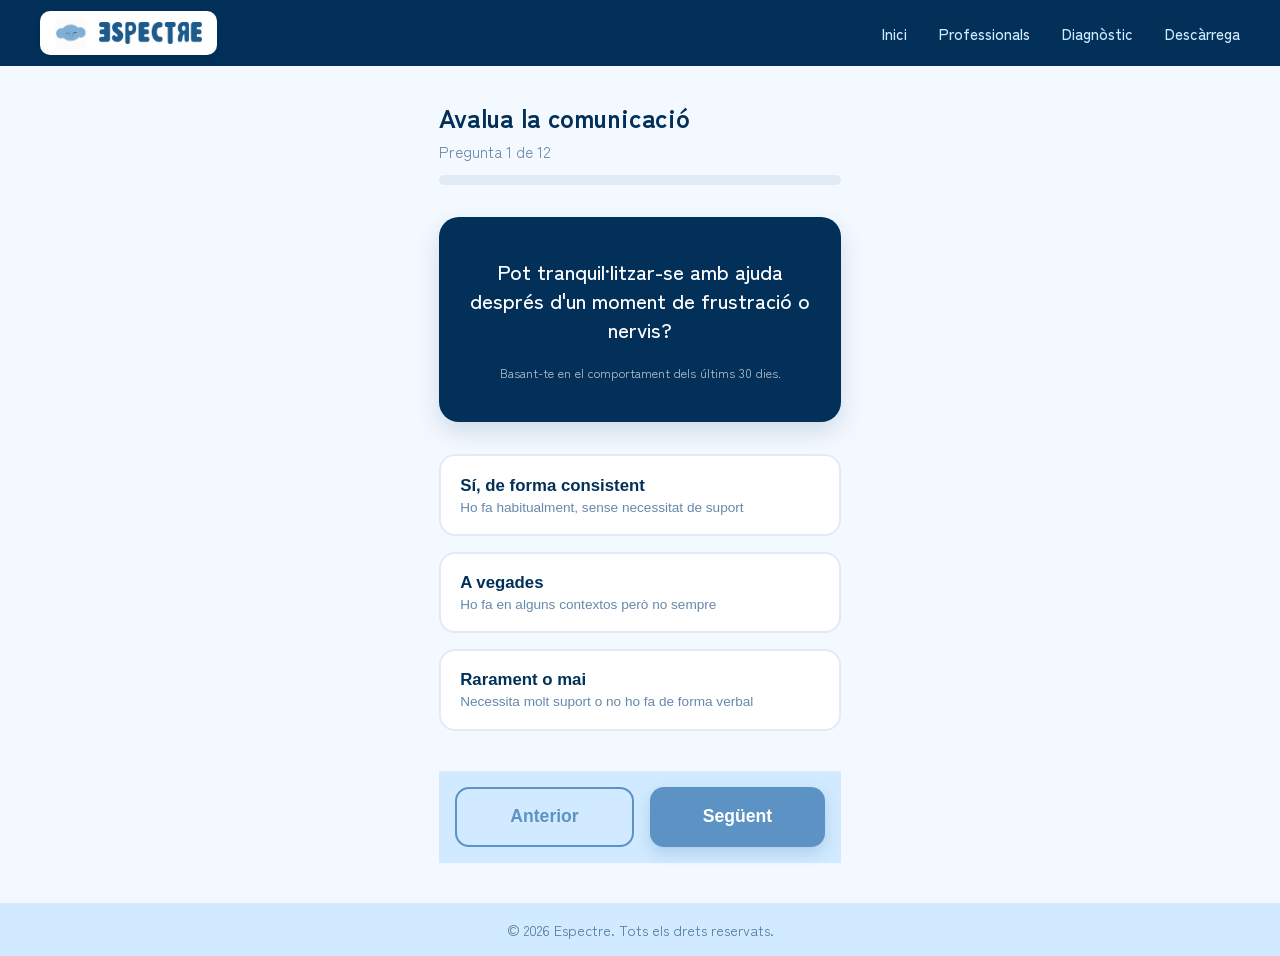
<file: diagnostico.html>
<!DOCTYPE html>
<html lang="ca">
<head>
    <meta charset="UTF-8">
    <meta name="viewport" content="width=device-width, initial-scale=1.0">
    <title>Avaluació Espectre</title>
    <link rel="stylesheet" href="diagnostico.css">
</head>



<body class="body-diagnostico"> 
<nav class="barra-navegacion">
    <div class="nav-container">
        <div class="nav-logo-section">
            <img src="img/0416-_1__1_.gif" alt="Icono App" class="nav-icono-app">
            <img src="img/1x/logo.png" alt="Logo Espectre" class="nav-logo-texto">
        </div>
        <div class="enlaces-nav">
            <a href="index.html">Inici</a>
            <a href="profesionales.html">Professionals</a>
            <a href="diagnostico.html">Diagnòstic</a>
            <a href="descargan.html">Descàrrega</a>
        </div>
    </div>
</nav>
    <main class="contenedor-test">
        <header class="header-test">
            <h1>Avalua la comunicació</h1>
            <p id="contador-pregunta">Pregunta 1 de 12</p>
            <div class="barra-progres">
                <div class="progres-actiu" id="progres" style="width:0%;"></div>
            </div>
        </header>

        <section id="test-container">
            <div class="card-pregunta">
                <h2 id="text-pregunta">Pot tranquil·litzar-se amb ajuda després d'un moment de frustració o nervis?</h2>
                <p class="subtext">Basant-te en el comportament dels últims 30 dies.</p>
            </div>

            <div class="opciones">
                <button class="opcion" onclick="seleccionarOpcion(this)">
                    <div class="opcion-content">
                        <strong>Sí, de forma consistent</strong>
                        <p>Ho fa habitualment, sense necessitat de suport</p>
                    </div>
                </button>
                <button class="opcion" onclick="seleccionarOpcion(this)">
                    <div class="opcion-content">
                        <strong>A vegades</strong>
                        <p>Ho fa en alguns contextos però no sempre</p>
                    </div>
                </button>
                <button class="opcion" onclick="seleccionarOpcion(this)">
                    <div class="opcion-content">
                        <strong>Rarament o mai</strong>
                        <p>Necessita molt suport o no ho fa de forma verbal</p>
                    </div>
                </button>
            </div>
        </section>

         <footer class="footer-test">
            <button class="btn-secundari" onclick="anteriorPregunta()">Anterior</button>
            <button class="btn-primari" onclick="seguentPregunta()">Següent</button>
        </footer>
    </main>
    <footer>
        <p>&copy; 2026 Espectre. Tots els drets reservats.</p>
    </footer>

   <script>
    var preguntes = [
        "Utilitza paraules soles per comunicar-se?",
        "Estén instruccions senzilles com 'vine', 'donam això' o 'seu'?",
        "Mostra interès per interactuar amb altres persones?",
        "Respón quan li diuen el seu nom o quan li parlen directament?",
        "Pot fer activitats quotidianes amb certa autonomia?",
        "Intenta fer coses per si mateix sense demanar ajuda constantment?",
        "Té coordinació en activitats com córrer, saltar o pujar escales?",
        "Pot manipular objectes petits amb les mans?",
        "Expressa les seves emocions d'una manera que es pot entendre?",
        "Pot tranquil·litzar-se amb ajuda després d'un moment de frustració o nervis?",
        "Accepta petits canvis en la rutina sense grans dificultats?",
        "Pot mantenir l'atenció en una activitat o joc durant uns minuts?"
    ];

    var indexActual = 0;

    function actualitzarPantalla() {
        // Cambiar el texto de la pregunta
        document.getElementById('text-pregunta').innerText = preguntes[indexActual];
        
        // Cambiar el contador (ej: Pregunta 1 de 12)
        // Usamos "+" para unir textos en lugar de símbolos $
        var numeroPregunta = indexActual + 1;
        document.getElementById('contador-pregunta').innerText = "Pregunta " + numeroPregunta + " de " + preguntes.length;
        
        // Actualizar la barra de progreso
        var percentatge = (numeroPregunta / preguntes.length) * 100;
        document.getElementById('progres').style.width = percentatge + "%";
        
        // Limpiar selecciones previas
        var opcions = document.querySelectorAll('.opcion');
        for (var i = 0; i < opcions.length; i++) {
            opcions[i].classList.remove('seleccionada');
        }

        window.scrollTo({ top: 0, behavior: 'smooth' });
    }

    function seleccionarOpcion(element) {
        var opcions = document.querySelectorAll('.opcion');
        for (var i = 0; i < opcions.length; i++) {
            opcions[i].classList.remove('seleccionada');
        }
        element.classList.add('seleccionada');
    }

    function seguentPregunta() {
        var haySeleccion = document.querySelector('.opcion.seleccionada');
        
        if (!haySeleccion) {
            alert("Per favor, selecciona una resposta abans de continuar.");
            return;
        }

        if (indexActual < preguntes.length - 1) {
            indexActual++;
            actualitzarPantalla();
        } else {
            alert("Has completat l'avaluació amb èxit.");
            window.location.href = "index.html"; 
        }
    }

    function anteriorPregunta() {
        if (indexActual > 0) {
            indexActual--;
            actualitzarPantalla();
        }
    }
</script>
</body>
</html>
</file>
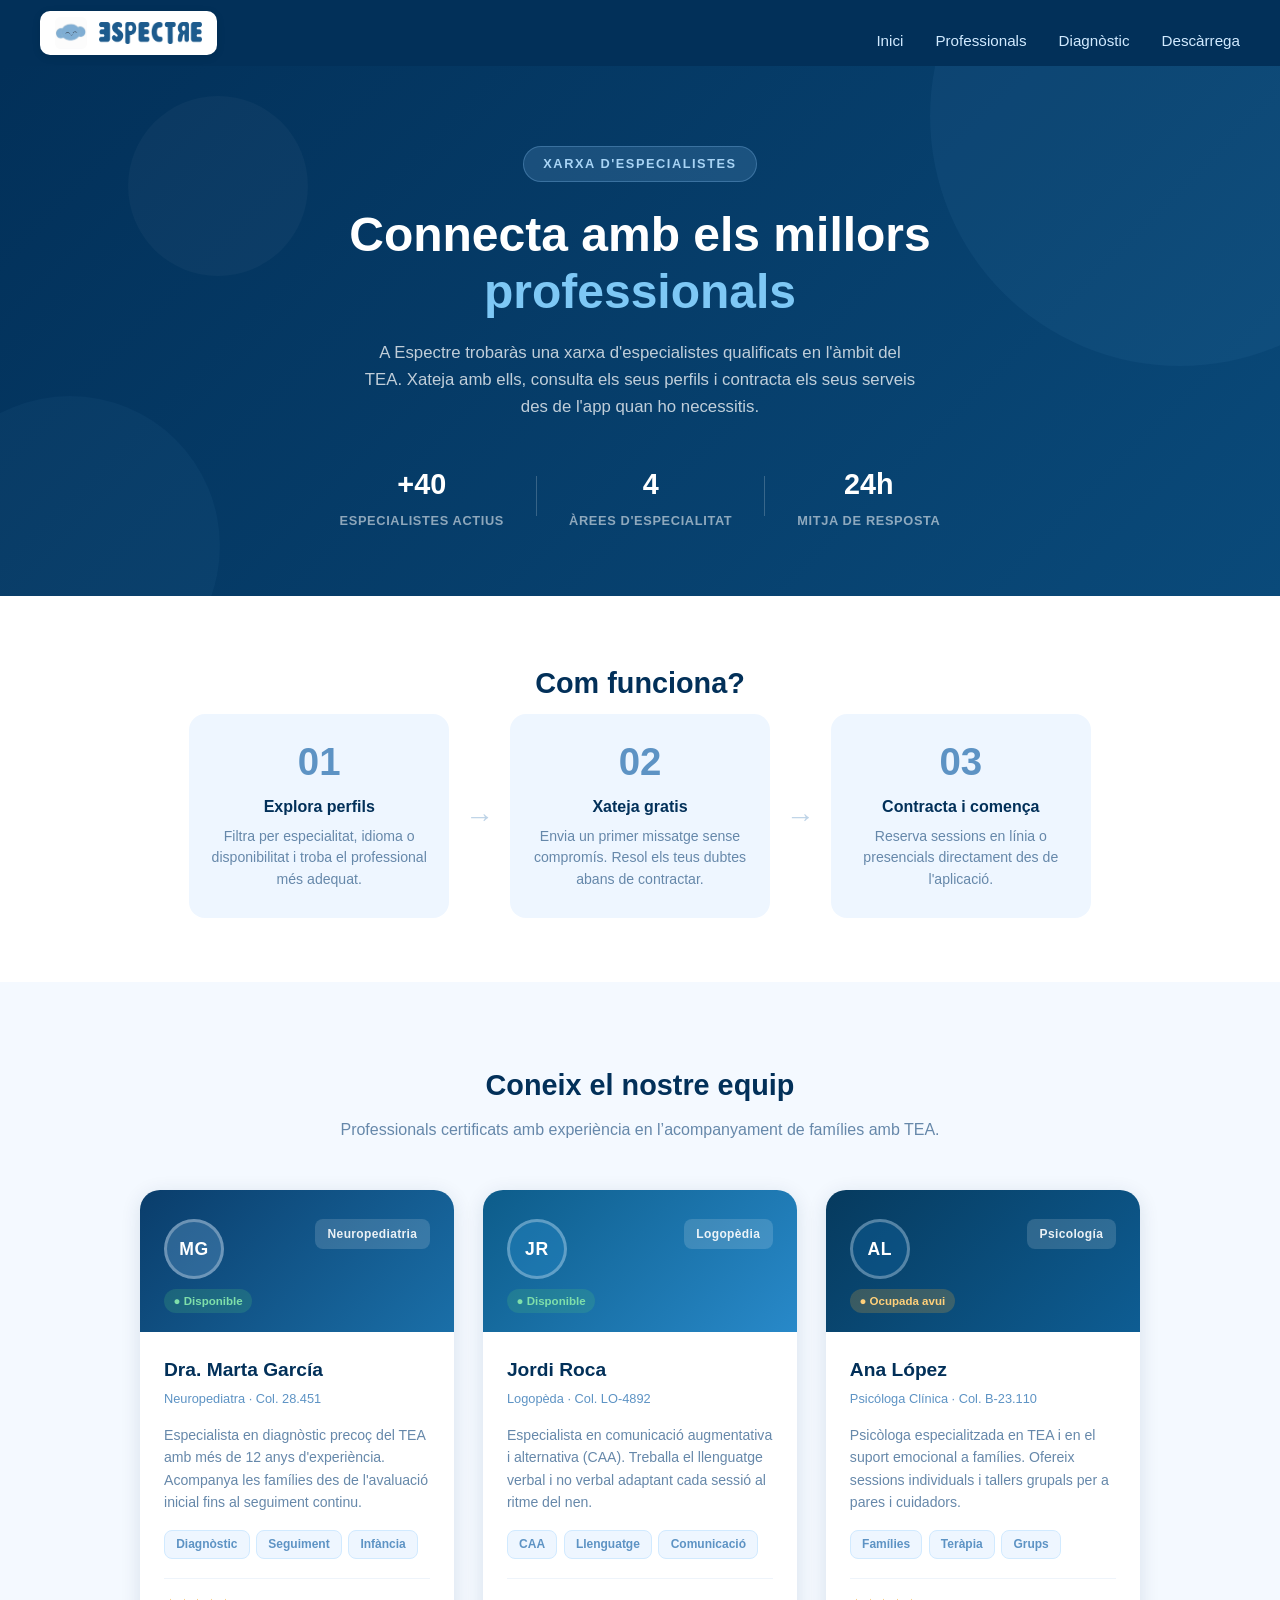
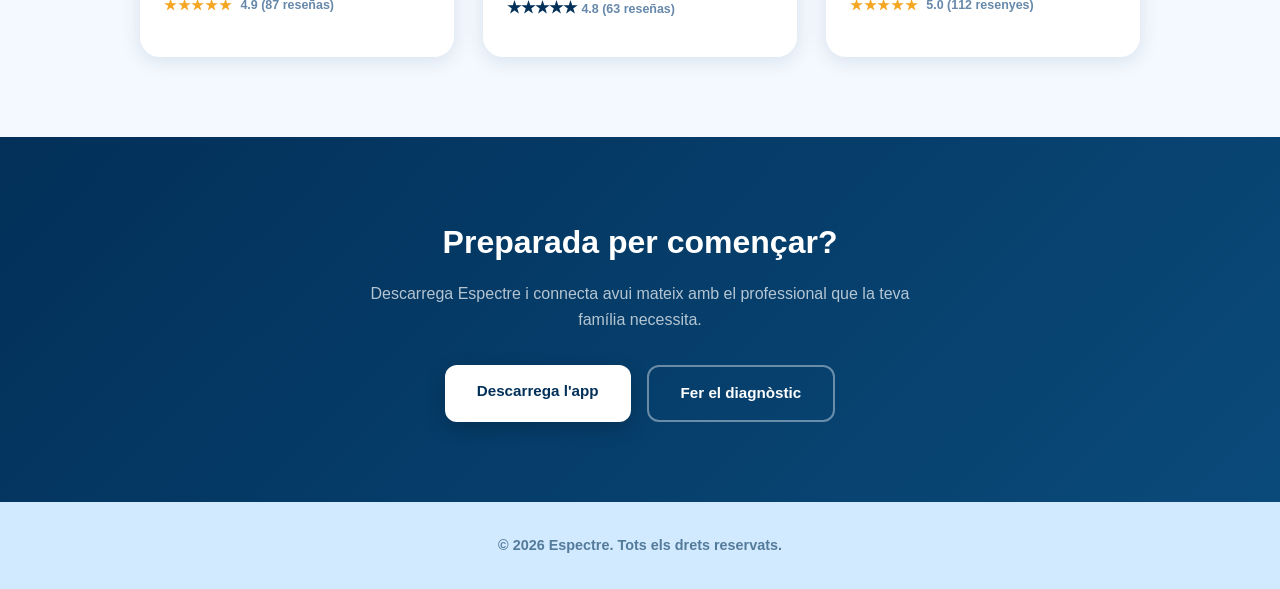
<file: profesionales.html>
<!DOCTYPE html>
<html lang="es">
<head>
    <meta charset="UTF-8">
    <meta name="viewport" content="width=device-width, initial-scale=1.0">
    <title>Nuestros Profesionales - Espectre</title>
    <link rel="stylesheet" href="https://fonts.googleapis.com/css2?family=Zen+Kaku+Gothic+New:wght@300;400;500;700&display=swap">
    <link rel="stylesheet" href="profesionales.css">
</head>
<body>

<!-- NAVEGACIÓN (igual que el resto de páginas) -->
<nav class="barra-navegacion">
    <div class="nav-container">
        <div class="nav-logo-section">
            <img src="img/0416-_1__1_.gif" alt="Icono App" class="nav-icono-app">
            <img src="img/1x/logo.png" alt="Logo Espectre" class="nav-logo-texto">
        </div>
        <div class="enlaces-nav">
            <a href="index.html">Inici</a>
            <a href="profesionales.html">Professionals</a>
            <a href="diagnostico.html">Diagnòstic</a>
            <a href="descargan.html">Descàrrega</a>
        </div>
    </div>
</nav>

<!-- HERO SECTION -->
<section class="hero-profesionales">
    <div class="hero-inner">
        <div class="hero-badge">Xarxa d'especialistes</div>
        <h1 class="hero-titulo">Connecta amb els millors <span class="highlight">professionals</span></h1>
        <p class="hero-descripcion">
            A Espectre trobaràs una xarxa d'especialistes qualificats en l'àmbit del TEA.
Xateja amb ells, consulta els seus perfils i contracta els seus serveis des de l'app quan ho necessitis.
        </p>
        <div class="hero-stats">
            <div class="stat">
                <strong>+40</strong>
                <span>Especialistes actius</span>
            </div>
            <div class="stat-divider"></div>
            <div class="stat">
                <strong>4</strong>
                <span>Àrees d'especialitat</span>
            </div>
            <div class="stat-divider"></div>
            <div class="stat">
                <strong>24h</strong>
                <span>Mitja de resposta</span>
            </div>
        </div>
    </div>
    <div class="hero-deco">
        <div class="deco-circle deco-1"></div>
        <div class="deco-circle deco-2"></div>
        <div class="deco-circle deco-3"></div>
    </div>
</section>

<!-- CÓMO FUNCIONA -->
<section class="como-funciona">
    <div class="section-container">
        <h2 class="section-title">Com funciona?</h2>
        <div class="pasos">
            <div class="paso">
                <div class="paso-num">01</div>
                <div class="paso-texto">
                    <h4>Explora perfils</h4>
                    <p>Filtra per especialitat, idioma o disponibilitat i troba el professional més adequat.</p>
                </div>
            </div>
            <div class="paso-flecha">→</div>
            <div class="paso">
                <div class="paso-num">02</div>
                <div class="paso-texto">
                    <h4>Xateja gratis</h4>
                    <p>Envia un primer missatge sense compromís. Resol els teus dubtes abans de contractar.</p>
                </div>
            </div>
            <div class="paso-flecha">→</div>
            <div class="paso">
                <div class="paso-num">03</div>
                <div class="paso-texto">
                    <h4>Contracta i comença</h4>
                    <p>Reserva sessions en línia o presencials directament des de l'aplicació.</p>
                </div>
            </div>
        </div>
    </div>
</section>

<!-- TARJETAS DE PROFESIONALES -->
<section class="profesionales-grid" id="profesionales">
    <div class="section-container">
        <h2 class="section-title">Coneix el nostre equip</h2>
        <p class="section-sub">Professionals certificats amb experiència en l’acompanyament de famílies amb TEA.</p>

        <div class="grid">

            <!-- CARD 1 -->
            <div class="card-pro">
                <div class="card-header card-header--1">
                    <div class="avatar-wrap">
                        <div class="avatar avatar--1">
                            <span class="avatar-inicial">MG</span>
                        </div>
                        <div class="disponibilidad disponible">● Disponible</div>
                    </div>
                    <div class="especialidad-tag">Neuropediatria</div>
                </div>
                <div class="card-body">
                    <h3 class="pro-nombre">Dra. Marta García</h3>
                    <p class="pro-cargo">Neuropediatra · Col. 28.451</p>
                    <p class="pro-desc">
                        Especialista en diagnòstic precoç del TEA amb més de 12 anys d'experiència.
Acompanya les famílies des de l'avaluació inicial fins al seguiment continu.
                    </p>
                    <div class="pro-tags">
                        <span>Diagnòstic</span>
                        <span>Seguiment</span>
                        <span>Infància</span>
                    </div>
                    <div class="card-footer">
                        <div class="valoracion">
                            <span class="estrellas">★★★★★</span>
                            <span class="nota">4.9 (87 reseñas)</span>
                        </div>
                        <div class="card-acciones">
                        </div>
                    </div>
                </div>
            </div>

            <!-- CARD 2 -->
            <div class="card-pro">
                <div class="card-header card-header--2">
                    <div class="avatar-wrap">
                        <div class="avatar avatar--2">
                            <span class="avatar-inicial">JR</span>
                        </div>
                        <div class="disponibilidad disponible">● Disponible</div>
                    </div>
                    <div class="especialidad-tag">Logopèdia</div>
                </div>
                <div class="card-body">
                    <h3 class="pro-nombre">Jordi Roca</h3>
                    <p class="pro-cargo">Logopèda · Col. LO-4892</p>
                    <p class="pro-desc">
                        Especialista en comunicació augmentativa i alternativa (CAA).
Treballa el llenguatge verbal i no verbal adaptant cada sessió al ritme del nen.
                    </p>
                    <div class="pro-tags">
                        <span>CAA</span>
                        <span>Llenguatge</span>
                        <span>Comunicació</span>
                    </div>
                    <div class="card-footer">
                        <div class="valoració">
                            <span class="estrelles">★★★★★</span>
                            <span class="nota">4.8 (63 reseñas)</span>
                        </div>
                        <div class="card-acciones">
                        </div>
                    </div>
                </div>
            </div>

            <!-- CARD 3 -->
            <div class="card-pro">
                <div class="card-header card-header--3">
                    <div class="avatar-wrap">
                        <div class="avatar avatar--3">
                            <span class="avatar-inicial">AL</span>
                        </div>
                        <div class="disponibilidad ocupada">● Ocupada avui</div>
                    </div>
                    <div class="especialidad-tag">Psicología</div>
                </div>
                <div class="card-body">
                    <h3 class="pro-nombre">Ana López</h3>
                    <p class="pro-cargo">Psicóloga Clínica · Col. B-23.110</p>
                    <p class="pro-desc">
                        Psicòloga especialitzada en TEA i en el suport emocional a famílies.
Ofereix sessions individuals i tallers grupals per a pares i cuidadors.
                    </p>
                    <div class="pro-tags">
                        <span>Famílies</span>
                        <span>Teràpia</span>
                        <span>Grups</span>
                    </div>
                    <div class="card-footer">
                        <div class="valoracion">
                            <span class="estrellas">★★★★★</span>
                            <span class="nota">5.0 (112 resenyes)</span>
                        </div>
                        <div class="card-acciones">
                        </div>
                    </div>
                </div>
            </div>

        </div>
    </div>
</section>

<!-- CTA FINAL -->
<section class="cta-final">
    <div class="cta-inner">
        <h2>Preparada per començar?</h2>
        <p>Descarrega Espectre i connecta avui mateix amb el professional que la teva família necessita.</p>
        <div class="cta-botones">
            <a href="index.html#descarga" class="btn-cta-primario">Descarrega l'app</a>
            <a href="diagnostico.html" class="btn-cta-secundario">Fer el diagnòstic</a>
        </div>
    </div>
</section>

<footer>
    <p>&copy; 2026 Espectre. Tots els drets reservats.</p>
</footer>

<script>
    // Animación de entrada para las cards
    const observer = new IntersectionObserver((entries) => {
        entries.forEach((e, i) => {
            if (e.isIntersecting) {
                setTimeout(() => e.target.classList.add('visible'), i * 120);
                observer.unobserve(e.target);
            }
        });
    }, { threshold: 0.1 });

    document.querySelectorAll('.card-pro, .paso, .hero-inner').forEach(el => observer.observe(el));

    // Botones interactivos (placeholder)
    document.querySelectorAll('.btn-chat').forEach(btn => {
        btn.addEventListener('click', () => {
            btn.textContent = '✓ Missatge enviat';
            btn.style.background = '#5D93C4';
            btn.style.color = '#fff';
            setTimeout(() => { btn.textContent = '💬 Xatejar'; btn.removeAttribute('style'); }, 2000);
        });
    });

    document.querySelectorAll('.btn-contratar').forEach(btn => {
        btn.addEventListener('click', () => {
            btn.textContent = '✓ Solicitud enviada';
            setTimeout(() => { btn.textContent = 'Contratar'; }, 2000);
        });
    });
</script>
</body>
</html>
</file>
<file: diagnostico.css>
/* diagnostico.css - Diseño Estilo App Médica Moderna */
@import url('https://fonts.googleapis.com/css2?family=Zen+Kaku+Gothic+New:wght@300;400;500;700&display=swap');

* {
    margin: 0;
    padding: 0;
    box-sizing: border-box;
}

:root {
    --bg-color: #F4F9FF;
    --nav-bg: #D1EAFF;
    --primary-blue: #023059;
    --accent-blue: #5D93C4;
    --text-gray: #6688AA;
    --card-shadow: rgba(2, 48, 89, 0.15);
    --white: #FFFFFF;
}

body.body-diagnostico {
    font-family: 'Zen Kaku Gothic New', sans-serif;
    background-color: var(--bg-color);
    color: var(--primary-blue);
    min-height: 100vh;
    display: flex;
    flex-direction: column;
}
footer {
    text-align: center;
    padding: 1rem 1rem;
    background-color: #D1EAFF;
    color: rgba(2, 48, 89, 0.6);
    font-size: 0.9rem;
}


.contenedor-test {
    padding: 1.5rem;
    max-width: 450px;
    margin: 0 auto;
    width: 100%;
    flex: 1;
    padding-top: 5rem;
}

.header-test h1 {
    font-size: 1.6rem;
    font-weight: 700;
    margin-bottom: 0.3rem;
}

.header-test p {
    color: var(--text-gray);
    font-size: 0.95rem;
    margin-bottom: 0.8rem;
}

.barra-progres {
    width: 100%;
    height: 10px;
    background-color: #E0EBF5;
    border-radius: 20px;
    margin-bottom: 2rem;
    overflow: hidden;
}

.progres-actiu {
    height: 100%;
    background-color: var(--accent-blue);
    border-radius: 20px;
    transition: width 0.5s ease-out;
}

.card-pregunta {
    background-color: var(--primary-blue);
    color: var(--white);
    padding: 2.5rem 1.5rem;
    border-radius: 20px;
    text-align: center;
    margin-bottom: 2rem;
    box-shadow: 0 10px 25px var(--card-shadow);
}

.card-pregunta h2 {
    font-size: 1.3rem;
    font-weight: 500;
    line-height: 1.4;
}

.subtext {
    font-size: 0.8rem;
    color: rgba(255, 255, 255, 0.7);
    margin-top: 1.2rem;
}

.opciones {
    display: flex;
    flex-direction: column;
    gap: 1rem;
}

.opcion {
    background: var(--white);
    border: 2px solid #E0EBF5;
    border-radius: 16px;
    padding: 1.2rem;
    cursor: pointer;
    transition: all 0.2s ease;
    width: 100%;
    text-align: left;
    outline: none;
}

.opcion-content strong {
    display: block;
    font-size: 1.05rem;
    color: var(--primary-blue);
    margin-bottom: 4px;
}

.opcion-content p {
    font-size: 0.85rem;
    color: var(--text-gray);
}

.opcion:hover {
    border-color: var(--accent-blue);
    background-color: #F8FBFF;
}

.opcion.seleccionada {
    border-color: var(--accent-blue);
    background-color: #F0F7FF;
    box-shadow: 0 4px 12px rgba(93, 147, 196, 0.2);
}


.footer-test {
    display: flex;
    gap: 1rem;
    margin-top: 2.5rem;
    margin-bottom: 1rem;
}

.btn-secundari, .btn-primari {
    flex: 1;
    padding: 1.1rem;
    border-radius: 14px;
    font-size: 1.1rem;
    font-weight: 700;
    cursor: pointer;
    transition: transform 0.2s active, opacity 0.2s;
}

.btn-secundari {
    background-color: transparent;
    color: var(--accent-blue);
    border: 2px solid var(--accent-blue);
}

.btn-primari {
    background-color: var(--accent-blue);
    color: var(--white);
    border: none;
    box-shadow: 0 6px 15px rgba(93, 147, 196, 0.3);
}

.btn-secundari:active, .btn-primari:active {
    transform: scale(0.97);
}

.barra-navegacion {
    background-color: #023059;
    padding: 0.7rem 2rem; /* Aumentamos un poco el padding vertical */
    position: sticky;
    top: 0;
    z-index: 1000;
}

.nav-container {
    max-width: 1200px;
    margin: 0 auto;
    display: flex;
    justify-content: space-between;
    align-items: center;
}

/* Esta es la "caja blanca" para el logo */
.nav-logo-section {
    display: flex;
    align-items: center;
    gap: 12px;
    background-color: #FFFFFF; /* Caja blanca */
    padding: 6px 15px;         /* Espacio interno */
    border-radius: 10px;       /* Bordes muy redondeados (estilo cápsula) */
    box-shadow: 0 2px 8px rgba(0,0,0,0.1); /* Sombra suave para dar relieve */
}

.nav-icono-app {
    width: 32px;  /* Ajustamos un poco el tamaño para que quepa bien */
    height: 32px;
    border-radius: 6px;
    object-fit: cover;
}

.nav-logo-texto {
    height: 22px; /* Ajustamos para que armonice con la caja */
    width: auto;
}

.enlaces-nav {
    display: flex;
    gap: 2rem;
}

.enlaces-nav a {
    color: #D1EAFF;
    text-decoration: none;
    font-weight: 500;
    font-size: 0.95rem;
    transition: color 0.3s ease;
}

.enlaces-nav a {
    color: #D1EAFF;
    text-decoration: none;
    font-weight: 500;
    font-size: 0.95rem;
    transition: color 0.3s ease;
}

.enlaces-nav a:hover,
.enlaces-nav a.activo {
    color: var(--white);
    border-bottom: 2px solid var(--accent);
    padding-bottom: 2px;
}


/* Ajuste del contenedor para que no se pegue a la barra */
.contenedor-test {
    padding-top: 2rem;
}

@media (max-width: 360px) {
    .contenedor-test {
        padding: 1rem;
    }
    .header-test h1 {
        font-size: 1.3rem;
    }
    .card-pregunta h2 {
        font-size: 1.1rem;
    }
      .nav-container {
        flex-direction: column;
        gap: 15px;
    }
    
    .nav-logo-section {
        padding: 5px 12px;
    }
}
@media (max-width: 768px) {
    .nav-container {
        flex-direction: column;
        gap: 0.7rem;
    }
    .enlaces-nav {
        gap: 1.2rem;
    }
    .enlaces-nav a {
        font-size: 0.85rem;
    }
}
@media (max-width: 375px) {
    .nav-container {
        flex-direction: column;
        gap: 15px;
    }
    .nav-logo-section {
        padding: 5px 12px;
    }
    .enlaces-nav {
        gap: 1.5rem;
    }
    .enlaces-nav a {
        font-size: 0.85rem;
    }
}
</file>
<file: profesionales.css>
/* profesionales.css — Coherente con el sistema de diseño de Espectre */
@import url('https://fonts.googleapis.com/css2?family=Zen+Kaku+Gothic+New:wght@300;400;500;700&display=swap');

* {
    margin: 0;
    padding: 0;
    box-sizing: border-box;
        font-family: "new-zen", sans-serif;
        font-weight: 800;
    font-style: bold;
}

:root {
    --bg:          #F4F9FF;
    --nav-bg:      #023059;
    --primary:     #023059;
    --accent:      #5D93C4;
    --light-blue:  #D1EAFF;
    --pale:        #EEF6FF;
    --gray:        #6688AA;
    --white:       #FFFFFF;
    --shadow:      rgba(2, 48, 89, 0.12);
}

body {
    font-family: 'Zen Kaku Gothic New', sans-serif;
    background-color: var(--bg);
    color: var(--primary);
    line-height: 1.6;
}

/* ─── NAVEGACIÓN ──────────────────────────────────────── */
.barra-navegacion {
    background-color: var(--nav-bg);
    padding: 0.7rem 2rem;
    position: sticky;
    top: 0;
    z-index: 1000;
}

.nav-container {
    max-width: 1200px;
    margin: 0 auto;
    display: flex;
    justify-content: space-between;
    align-items: center;
}

.nav-logo-section {
    display: flex;
    align-items: center;
    gap: 12px;
    background-color: var(--white);
    padding: 6px 15px;
    border-radius: 10px;
    box-shadow: 0 2px 8px rgba(0,0,0,0.1);
}

.nav-icono-app {
    width: 32px;
    height: 32px;
    border-radius: 6px;
    object-fit: cover;
}

.nav-logo-texto {
    height: 22px;
    width: auto;
}

.enlaces-nav {
    padding-top: 1rem;
    display: flex;
    gap: 2rem;
}

.enlaces-nav a {
    color: #D1EAFF;
    text-decoration: none;
    font-weight: 500;
    font-size: 0.95rem;
    transition: color 0.3s ease;
}

.enlaces-nav a:hover,
.enlaces-nav a.activo {
    color: var(--white);
    border-bottom: 2px solid var(--accent);
    padding-bottom: 2px;
}

/* ─── HERO ────────────────────────────────────────────── */
.hero-profesionales {
    background: linear-gradient(135deg, var(--primary) 0%, #0a4a7a 100%);
    color: var(--white);
    padding: 5rem 2rem 4rem;
    position: relative;
    overflow: hidden;
}

.hero-inner {
    max-width: 700px;
    margin: 0 auto;
    text-align: center;
    position: relative;
    z-index: 2;
    opacity: 0;
    transform: translateY(24px);
    transition: opacity 0.7s ease, transform 0.7s ease;
}

.hero-inner.visible {
    opacity: 1;
    transform: translateY(0);
}

.hero-badge {
    display: inline-block;
    background: rgba(93, 147, 196, 0.25);
    border: 1px solid rgba(93, 147, 196, 0.5);
    color: #A8D4F5;
    font-size: 0.8rem;
    font-weight: 700;
    letter-spacing: 0.12em;
    text-transform: uppercase;
    padding: 0.4rem 1.2rem;
    border-radius: 100px;
    margin-bottom: 1.5rem;
}

.hero-titulo {
    font-size: clamp(2rem, 5vw, 3rem);
    font-weight: 700;
    line-height: 1.2;
    margin-bottom: 1.2rem;
}

.hero-titulo .highlight {
    color: #7EC8F5;
}

.hero-descripcion {
    font-size: 1.05rem;
    color: rgba(255,255,255,0.75);
    max-width: 560px;
    margin: 0 auto 2.5rem;
    font-weight: 300;
}

.hero-stats {
    display: flex;
    justify-content: center;
    align-items: center;
    gap: 2rem;
    flex-wrap: wrap;
}

.stat {
    text-align: center;
}

.stat strong {
    display: block;
    font-size: 1.8rem;
    font-weight: 700;
    color: var(--white);
}

.stat span {
    font-size: 0.8rem;
    color: rgba(255,255,255,0.55);
    text-transform: uppercase;
    letter-spacing: 0.05em;
}

.stat-divider {
    width: 1px;
    height: 40px;
    background: rgba(255,255,255,0.2);
}

/* Decoración de fondo */
.hero-deco { position: absolute; inset: 0; pointer-events: none; }

.deco-circle {
    position: absolute;
    border-radius: 50%;
    background: rgba(93, 147, 196, 0.08);
}

.deco-1 { width: 500px; height: 500px; top: -200px; right: -150px; }
.deco-2 { width: 300px; height: 300px; bottom: -100px; left: -80px; background: rgba(93, 147, 196, 0.06); }
.deco-3 { width: 180px; height: 180px; top: 30px; left: 10%; background: rgba(255,255,255,0.03); }

/* ─── CÓMO FUNCIONA ───────────────────────────────────── */
.como-funciona {
    background: var(--white);
    padding: 4rem 2rem;
}

.section-container {
    max-width: 1000px;
    margin: 0 auto;
}

.section-title {
    font-size: 1.8rem;
    font-weight: 700;
    text-align: center;
    margin-bottom: 0.5rem;
    color: var(--primary);
}

.section-sub {
    text-align: center;
    color: var(--gray);
    font-size: 1rem;
    margin-bottom: 3rem;
    font-weight: 400;
}

.pasos {
    display: flex;
    align-items: flex-start;
    justify-content: center;
    gap: 1rem;
    flex-wrap: wrap;
}

.paso {
    flex: 1;
    min-width: 200px;
    max-width: 260px;
    background: var(--pale);
    border-radius: 16px;
    padding: 1.8rem 1.4rem;
    text-align: center;
    opacity: 0;
    transform: translateY(20px);
    transition: opacity 0.6s ease, transform 0.6s ease;
}

.paso.visible {
    opacity: 1;
    transform: translateY(0);
}

.paso-num {
    font-size: 2.4rem;
    font-weight: 700;
    color: var(--accent);
    line-height: 1;
    margin-bottom: 0.8rem;
}

.paso-texto h4 {
    font-size: 1rem;
    font-weight: 700;
    margin-bottom: 0.4rem;
    color: var(--primary);
}

.paso-texto p {
    font-size: 0.88rem;
    color: var(--gray);
    font-weight: 400;
    line-height: 1.5;
}

.paso-flecha {
    font-size: 1.8rem;
    color: var(--accent);
    opacity: 0.4;
    align-self: center;
    padding-top: 0;
}

/* ─── GRID DE PROFESIONALES ───────────────────────────── */
.profesionales-grid {
    background: var(--bg);
    padding: 5rem 2rem;
}

.profesionales-grid .section-title {
    margin-bottom: 0.5rem;
}

.grid {
    display: grid;
    grid-template-columns: repeat(auto-fit, minmax(280px, 1fr));
    gap: 1.8rem;
    margin-top: 3rem;
}

/* ─── CARD ────────────────────────────────────────────── */
.card-pro {
    background: var(--white);
    border-radius: 20px;
    overflow: hidden;
    box-shadow: 0 4px 20px var(--shadow);
    transition: transform 0.3s ease, box-shadow 0.3s ease;
    opacity: 0;
    transform: translateY(30px);
}

.card-pro.visible {
    opacity: 1;
    transform: translateY(0);
    transition: opacity 0.5s ease, transform 0.5s ease, box-shadow 0.3s ease;
}

.card-pro:hover {
    transform: translateY(-6px);
    box-shadow: 0 16px 40px rgba(2, 48, 89, 0.18);
}

/* Cabecera de color por especialidad */
.card-header {
    padding: 1.8rem 1.5rem 1.2rem;
    display: flex;
    justify-content: space-between;
    align-items: flex-start;
}

.card-header--1 { background: linear-gradient(135deg, #0a3d6b, #1a6fa8); }
.card-header--2 { background: linear-gradient(135deg, #0d5c8a, #2889c9); }
.card-header--3 { background: linear-gradient(135deg, #063a5e, #0e5d93); }
.card-header--4 { background: linear-gradient(135deg, #114e7e, #3a7eb5); }

.avatar-wrap {
    display: flex;
    flex-direction: column;
    gap: 0.6rem;
}

.avatar {
    width: 60px;
    height: 60px;
    border-radius: 50%;
    border: 3px solid rgba(255,255,255,0.3);
    display: flex;
    align-items: center;
    justify-content: center;
}

.avatar--1 { background: rgba(93,147,196,0.4); }
.avatar--2 { background: rgba(40,137,201,0.4); }
.avatar--3 { background: rgba(14,93,147,0.5); }
.avatar--4 { background: rgba(58,126,181,0.4); }

.avatar-inicial {
    font-size: 1.1rem;
    font-weight: 700;
    color: var(--white);
    letter-spacing: 0.04em;
}

.disponibilidad {
    font-size: 0.72rem;
    font-weight: 600;
    padding: 0.2rem 0.6rem;
    border-radius: 100px;
}

.disponible {
    background: rgba(80, 200, 120, 0.2);
    color: #7FDFAA;
}

.ocupada {
    background: rgba(255, 180, 50, 0.2);
    color: #FFD07A;
}

.especialidad-tag {
    background: rgba(255,255,255,0.15);
    color: rgba(255,255,255,0.9);
    font-size: 0.75rem;
    font-weight: 600;
    padding: 0.35rem 0.8rem;
    border-radius: 8px;
    letter-spacing: 0.03em;
    height: fit-content;
}

/* Cuerpo de la card */
.card-body {
    padding: 1.4rem 1.5rem 1.5rem;
}

.pro-nombre {
    font-size: 1.2rem;
    font-weight: 700;
    color: var(--primary);
    margin-bottom: 0.2rem;
}

.pro-cargo {
    font-size: 0.8rem;
    color: var(--accent);
    font-weight: 500;
    margin-bottom: 0.9rem;
}

.pro-desc {
    font-size: 0.88rem;
    color: var(--gray);
    line-height: 1.6;
    font-weight: 400;
    margin-bottom: 1rem;
}

.pro-tags {
    display: flex;
    gap: 0.4rem;
    flex-wrap: wrap;
    margin-bottom: 1.2rem;
}

.pro-tags span {
    background: var(--pale);
    color: var(--accent);
    font-size: 0.75rem;
    font-weight: 600;
    padding: 0.25rem 0.7rem;
    border-radius: 8px;
    border: 1px solid #D1EAFF;
}

/* Footer de la card */
.card-footer {
    border-top: 1px solid #EEF4FB;
    padding-top: 1rem;
    display: flex;
    flex-direction: column;
    gap: 0.8rem;
}

.valoracion {
    display: flex;
    align-items: center;
    gap: 0.5rem;
}

.estrellas {
    color: #F5A623;
    font-size: 0.85rem;
    letter-spacing: 0.05em;
}

.nota {
    font-size: 0.78rem;
    color: var(--gray);
}

.card-acciones {
    display: flex;
    gap: 0.6rem;
}

.btn-chat {
    flex: 1;
    padding: 0.7rem 0.5rem;
    border: 2px solid var(--accent);
    background: transparent;
    color: var(--accent);
    border-radius: 10px;
    font-family: 'Zen Kaku Gothic New', sans-serif;
    font-size: 0.85rem;
    font-weight: 600;
    cursor: pointer;
    transition: all 0.2s ease;
}

.btn-chat:hover {
    background: var(--pale);
}

.btn-chat:active {
    transform: scale(0.97);
}

.btn-contratar {
    flex: 1;
    padding: 0.7rem 0.5rem;
    background: var(--primary);
    color: var(--white);
    border: none;
    border-radius: 10px;
    font-family: 'Zen Kaku Gothic New', sans-serif;
    font-size: 0.85rem;
    font-weight: 600;
    cursor: pointer;
    transition: all 0.2s ease;
    box-shadow: 0 4px 12px rgba(2, 48, 89, 0.25);
}

.btn-contratar:hover {
    background: #0a4a7a;
}

.btn-contratar:active {
    transform: scale(0.97);
}

/* ─── CTA FINAL ───────────────────────────────────────── */
.cta-final {
    background: linear-gradient(135deg, var(--primary) 0%, #0a4a7a 100%);
    padding: 5rem 2rem;
    text-align: center;
    color: var(--white);
}

.cta-inner {
    max-width: 560px;
    margin: 0 auto;
}

.cta-inner h2 {
    font-size: 2rem;
    font-weight: 700;
    margin-bottom: 0.8rem;
}

.cta-inner p {
    color: rgba(255,255,255,0.7);
    font-size: 1rem;
    font-weight: 300;
    margin-bottom: 2rem;
}

.cta-botones {
    display: flex;
    justify-content: center;
    gap: 1rem;
    flex-wrap: wrap;
}

.btn-cta-primario {
    padding: 0.9rem 2rem;
    background: var(--white);
    color: var(--primary);
    text-decoration: none;
    border-radius: 12px;
    font-weight: 700;
    font-size: 0.95rem;
    transition: transform 0.2s ease, box-shadow 0.2s ease;
    box-shadow: 0 6px 20px rgba(0,0,0,0.2);
}

.btn-cta-primario:hover {
    transform: translateY(-2px);
    box-shadow: 0 10px 28px rgba(0,0,0,0.25);
}

.btn-cta-secundario {
    padding: 0.9rem 2rem;
    background: transparent;
    color: var(--white);
    text-decoration: none;
    border-radius: 12px;
    font-weight: 600;
    font-size: 0.95rem;
    border: 2px solid rgba(255,255,255,0.4);
    transition: border-color 0.2s ease, background 0.2s ease;
}

.btn-cta-secundario:hover {
    border-color: rgba(255,255,255,0.8);
    background: rgba(255,255,255,0.06);
}

/* ─── FOOTER ──────────────────────────────────────────── */
footer {
    text-align: center;
    padding: 2rem 1rem;
    background-color: var(--light-blue);
    color: rgba(2, 48, 89, 0.6);
    font-size: 0.9rem;
}

/* ─── RESPONSIVE ──────────────────────────────────────── */
html {
    scroll-behavior: smooth;
    scroll-padding-top: 80px;
}

@media (max-width: 768px) {
    .nav-container {
        flex-direction: column;
        gap: 0.7rem;
    }

    .enlaces-nav {
        gap: 1.2rem;
    }

    .enlaces-nav a {
        font-size: 0.85rem;
    }

    .hero-profesionales {
        padding: 4rem 1.5rem 3rem;
    }

    .paso-flecha {
        transform: rotate(90deg);
        font-size: 1.4rem;
    }

    .pasos {
        flex-direction: column;
        align-items: center;
    }

    .paso {
        max-width: 100%;
        width: 100%;
    }

    .grid {
        grid-template-columns: 1fr;
    }

    .stat-divider {
        display: none;
    }
}

@media (max-width: 480px) {
    .hero-titulo {
        font-size: 1.7rem;
    }

    .hero-stats {
        gap: 1.2rem;
    }

    .card-acciones {
        flex-direction: column;
    }
}
@media (max-width: 768px) {
    .nav-container {
        flex-direction: column;
        gap: 0.7rem;
    }
    .enlaces-nav {
        gap: 1.2rem;
    }
    .enlaces-nav a {
        font-size: 0.85rem;
    }
}
@media (max-width: 375px) {
    .nav-container {
        flex-direction: column;
        gap: 15px;
    }
    .nav-logo-section {
        padding: 5px 12px;
    }
    .enlaces-nav {
        gap: 1.5rem;
    }
    .enlaces-nav a {
        font-size: 0.85rem;
    }
}
</file>
